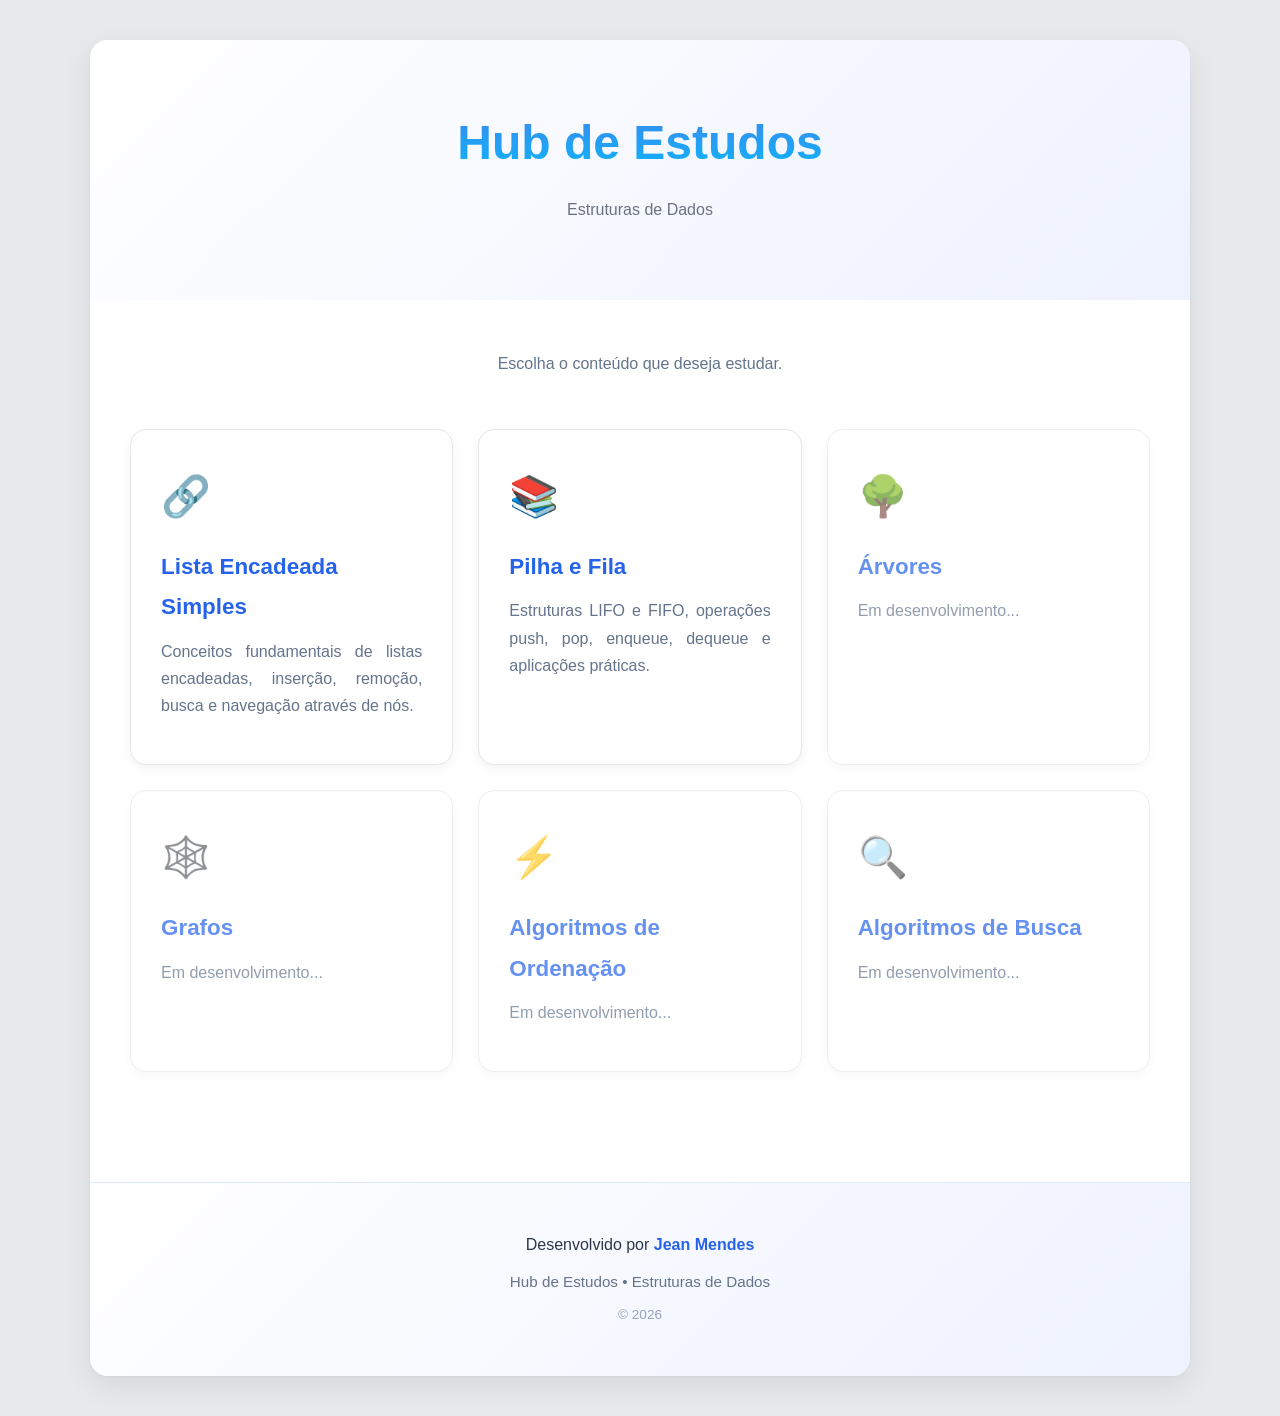
<file: index.html>
<!DOCTYPE html>
<html lang="pt-BR">
<head>
    <meta charset="UTF-8">
    <meta name="viewport" content="width=device-width, initial-scale=1.0">
    <title>Hub de Estudos - JM</title>
    
    <link rel="icon" type="image/ico" href="img/favicon.ico">
    <link rel="stylesheet" href="style.css">
</head>
<body>

    <article class="page">

        <header>
            <h1 class="page-title">
                Hub de Estudos
                
            </h1>

            <p>
                Estruturas de Dados
            </p>
        </header>

        <div class="hub-container">

            <p class="hub-description">
                Escolha o conteúdo que deseja estudar.
            </p>

            <div class="cards-grid">

                <a href="html/lista_encadeada_simples.html" class="study-card">
                    <div class="card-icon">🔗</div>

                    <div class="card-title">
                        Lista Encadeada Simples
                    </div>

                    <p class="card-description">
                        Conceitos fundamentais de listas encadeadas,
                        inserção, remoção, busca e navegação através de nós.
                    </p>
                </a>

                <a href="html/fila_e_pilha.html" class="study-card">
                    <div class="card-icon">📚</div>

                    <div class="card-title">
                        Pilha e Fila
                    </div>

                    <p class="card-description">
                        Estruturas LIFO e FIFO, operações push, pop,
                        enqueue, dequeue e aplicações práticas.
                    </p>
                </a>

                <!-- Exemplos para futuras documentações -->

                <div class="study-card coming-soon">
                    <div class="card-icon">🌳</div>

                    <div class="card-title">
                        Árvores
                    </div>

                    <p class="card-description">
                        Em desenvolvimento...
                    </p>
                </div>

                <div class="study-card coming-soon">
                    <div class="card-icon">🕸️</div>

                    <div class="card-title">
                        Grafos
                    </div>

                    <p class="card-description">
                        Em desenvolvimento...
                    </p>
                </div>

                <div class="study-card coming-soon">
                    <div class="card-icon">⚡</div>

                    <div class="card-title">
                        Algoritmos de Ordenação
                    </div>

                    <p class="card-description">
                        Em desenvolvimento...
                    </p>
                </div>

                <div class="study-card coming-soon">
                    <div class="card-icon">🔍</div>

                    <div class="card-title">
                        Algoritmos de Busca
                    </div>

                    <p class="card-description">
                        Em desenvolvimento...
                    </p>
                </div>

            </div>

        </div>

        <footer class="site-footer">
            <p>
                Desenvolvido por <strong>Jean Mendes</strong>
            </p>

            <p class="footer-subtitle">
                Hub de Estudos • Estruturas de Dados
            </p>

            <p class="footer-year">
                © 2026
            </p>
        </footer>

    </article>

</body>
</html>
</file>
<file: style.css>
/* ==========================
   CONFIGURAÇÃO GLOBAL
========================== */

* {
    margin: 0;
    padding: 0;
    box-sizing: border-box;
}

html {
    scroll-behavior: smooth;
}

body {
    font-family: "Segoe UI", sans-serif;
    background: #e7e9ec;
    /*background: #09203f;*/
    color: #2d3748;
    line-height: 1.8;
    padding: 40px 20px;
}

/* ==========================
   HUB
========================== */

.hub-container {
    padding: 50px 40px;
}

.hub-description {
    text-align: center;
    max-width: 800px;
    margin: 0 auto 50px;
    color: #64748b;
}

.cards-grid {
    display: grid;
    grid-template-columns: repeat(auto-fit, minmax(min(100%, 280px), 1fr));
    gap: 25px;
}

.study-card {
    background: white;
    border: 1px solid #e5e7eb;
    border-radius: 16px;
    padding: 30px;
    text-decoration: none;
    color: inherit;

    transition: all .25s ease;

    box-shadow:
        0 4px 12px rgba(0,0,0,.05);
}

.study-card:hover {
    transform: translateY(-6px);

    box-shadow:
        0 12px 25px rgba(37,99,235,.12);

    border-color: #3b82f6;
}

.card-icon {
    font-size: 2.5rem;
    margin-bottom: 15px;
}

.card-title {
    color: #2563eb;
    font-size: 1.4rem;
    margin-bottom: 10px;
    font-weight: 700;
}

.card-description {
    color: #64748b;
    line-height: 1.7;
}

.coming-soon {
    opacity: .7;
    cursor: default;
}

.coming-soon:hover {
    transform: none;
}

/* ==========================
   CONTAINER PRINCIPAL
========================== */

.page {
    max-width: 1100px;
    margin: auto;
    background: #fff;
    border-radius: 18px;
    overflow: hidden;
    box-shadow:
        0 10px 30px rgba(0,0,0,.08),
        0 1px 3px rgba(0,0,0,.04);
}

/* ==========================
   CABEÇALHO
========================== */

header {
    padding: 60px 40px;
    text-align: center;

    background: linear-gradient(
        135deg,
        #ffffff,
        #eef2ff
    );
}

.page-title {
    background: -webkit-linear-gradient(#4481EB, #04BEFE);
    -webkit-background-clip: text;
    -webkit-text-fill-color: transparent;
    font-size: 3rem;
    font-weight: 700;
}

header p {
    text-align: center;
    margin-top: 10px;
    color: #6b7280;
}

/* ==========================
   CONTEÚDO
========================== */

.page-body {
    padding: 40px;
}

section {
    margin-bottom: 40px;
}

main section {
    background: #ffffff;
    padding: 30px;
    border-radius: 14px;
    border: 1px solid #e5e7eb;
    box-shadow: 0 3px 12px rgba(0,0,0,.04);
}

/* ==========================
   TÍTULOS
========================== */

main h1 {
    margin-top: 50px;
    margin-bottom: 25px;
    color: #1e3a8a;
    font-size: 2rem;
    border-left: 6px solid #2563eb;
    padding-left: 15px;
}

h2 {
    margin-top: 35px;
    margin-bottom: 20px;
    color: #2563eb;
    font-size: 1.6rem;
}

h3 {
    margin-top: 25px;
    margin-bottom: 10px;

    display: inline-block;

    background: #eff6ff;
    color: #1e40af;

    padding: 8px 14px;

    border-radius: 8px;
    border-left: 4px solid #3b82f6;

    font-size: 1rem;
}

/* ==========================
   TEXTO
========================== */

p {
    margin-bottom: 15px;
    text-align: justify;
}

strong {
    color: #1e3a8a;
}

.notice {
    text-shadow: .5px 1px 1px #000000;
}

/* ==========================
   LISTAS
========================== */

ul,
ol {
    margin: 15px 0 15px 25px;
}

li {
    margin-bottom: 10px;
}

/* ==========================
   CÓDIGO INLINE
========================== */

code:not(pre code) {
    background: #dbeafe;
    color: #1e3a8a;
    padding: 3px 8px;
    border-radius: 5px;
    font-size: .95em;
    font-weight: 500;
}

/* ==========================
   BLOCOS DE CÓDIGO
========================== */

pre {
    margin: 20px 0;
    border-radius: 12px;
    overflow-x: auto;

    border-left: 5px solid #3b82f6;

    box-shadow:
        0 4px 12px rgba(0,0,0,.08);
}

pre code {
    font-size: .95rem;
}

/* ==========================
   EXEMPLOS DE USO
========================== */

section pre:last-of-type {
    border-left-color: #10b981;
}

/* ==========================
   SEPARADORES
========================== */

hr {
    border: none;
    height: 2px;

    margin: 50px 0;

    background: linear-gradient(
        to right,
        transparent,
        #3b82f6,
        transparent
    );
}

/* ==========================
   FUNÇÕES
========================== */

h2 code {
    background: #2563eb;
    color: white;
    font-weight: 600;
}

/* ==========================
   COMPLEXIDADE
========================== */

ul li strong:first-child {
    color: #2563eb;
}

/* ==========================
   RESPONSIVO
========================== */

@media (max-width: 768px) {
    body {
        padding: 10px;
    }

    .page {
        border-radius: 12px;
    }

    .page-body {
        padding: 20px 15px;
    }

    header {
        padding: 30px 20px;
    }

    .page-title {
        font-size: 1.8rem;
    }

    main h1 {
        font-size: 1.5rem;
        margin-top: 30px;
        margin-bottom: 20px;
    }

    h2 {
        font-size: 1.1rem;
        word-wrap: break-word;
    }

    h2 code {
        font-size: 0.9rem;
        display: inline-block;
        margin-top: 4px;
        white-space: normal;
    }

    main section {
        padding: 15px;
        border-radius: 10px;
    }

    h3 {
        font-size: 0.95rem;
        padding: 6px 10px;
    }

    ul, ol {
        margin-left: 20px;
    }

    pre {
        margin: 15px 0;
        border-radius: 8px;
    }
    
    pre code {
        font-size: 0.8rem;
    }

    .site-footer {
        padding: 30px 20px;
        margin-top: 40px;
    }

    .footer-subtitle {
        font-size: 0.5rem;
    }
}

/* ==========================
   FOOTER
========================== */

.site-footer {
    margin-top: 60px;

    padding: 40px 30px;

    text-align: center;

    background: linear-gradient(
        135deg,
        #ffffff,
        #eef2ff
    );

    border-top: 1px solid #dbeafe;
}

.site-footer p {
    margin: 8px 0;
    text-align: center;
}

.site-footer strong {
    color: #2563eb;
}

.footer-subtitle {
    color: #64748b;
    font-size: 0.95rem;
}

.footer-year {
    color: #94a3b8;
    font-size: 0.85rem;
}
</file>
